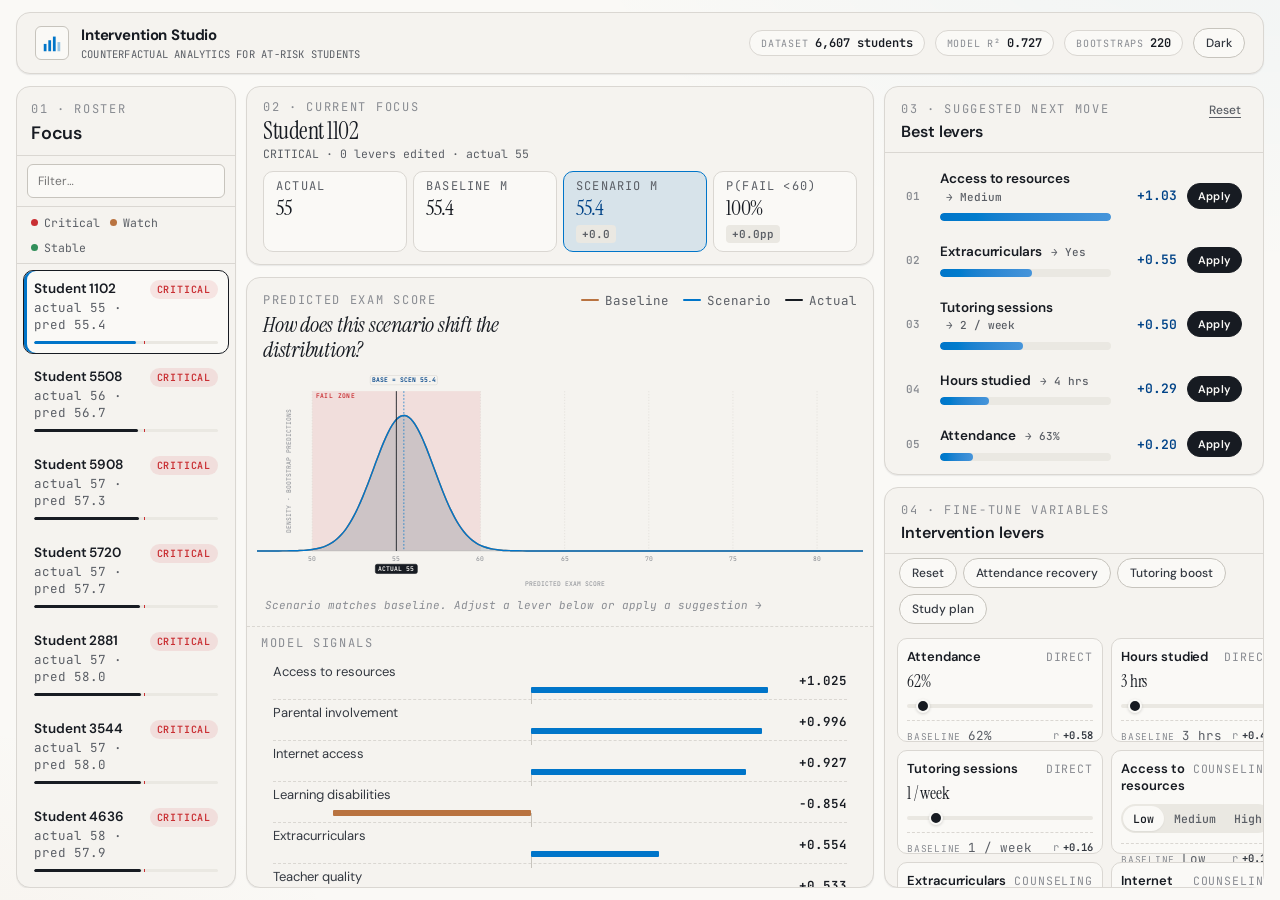
<file: prototype/index.html>
<!doctype html>
<html lang="en">
<head>
<meta charset="UTF-8" />
<meta name="viewport" content="width=device-width, initial-scale=1.0" />
<title>Intervention Studio — Student Performance</title>
<link rel="preconnect" href="https://fonts.googleapis.com" />
<link rel="preconnect" href="https://fonts.gstatic.com" crossorigin />
<link href="https://fonts.googleapis.com/css2?family=DM+Sans:wght@400;500;600;700&family=JetBrains+Mono:wght@400;500;600&family=Instrument+Serif:ital@0;1&display=swap" rel="stylesheet" />
<link rel="stylesheet" href="src/styles.css" />
</head>
<body>
  <div class="app">

    <!-- TOP BAR -->
    <header class="topbar">
      <div class="brand">
        <div class="brand-mark" aria-hidden="true">
          <svg viewBox="0 0 24 24" width="22" height="22">
            <rect x="3" y="13" width="3" height="8" />
            <rect x="8" y="9"  width="3" height="12" />
            <rect x="13" y="5" width="3" height="16" />
            <rect x="18" y="11" width="3" height="10" opacity="0.4" />
          </svg>
        </div>
        <div class="brand-text">
          <div class="brand-name">Intervention&nbsp;Studio</div>
          <div class="brand-sub">Counterfactual analytics for at-risk students</div>
        </div>
      </div>

      <div class="topbar-right">
        <div class="meta-chip">
          <span class="meta-k">Dataset</span>
          <span class="meta-v"><span id="metaRows">—</span> students</span>
        </div>
        <div class="meta-chip">
          <span class="meta-k">Model&nbsp;R²</span>
          <span class="meta-v" id="metaR2">—</span>
        </div>
        <div class="meta-chip">
          <span class="meta-k">Bootstraps</span>
          <span class="meta-v" id="metaBoot">—</span>
        </div>
        <button class="btn-ghost" id="themeToggle" type="button">Dark</button>
      </div>
    </header>

    <!-- MAIN GRID -->
    <main class="grid">

      <!-- LEFT: STUDENT ROSTER -->
      <aside class="roster">
        <div class="roster-head">
          <div>
            <div class="section-kicker">01 · Roster</div>
            <h2 class="section-title">Focus</h2>
          </div>
        </div>
        <div class="roster-search">
          <input id="rosterSearch" placeholder="Filter…" />
        </div>
        <div class="roster-legend">
          <span><i class="dot dot-crit"></i>Critical</span>
          <span><i class="dot dot-watch"></i>Watch</span>
          <span><i class="dot dot-stable"></i>Stable</span>
        </div>
        <div class="roster-list" id="rosterList"></div>
      </aside>

      <!-- CENTER: scoreboard + distribution -->
      <section class="stage">

        <div class="headline">
          <div class="headline-left">
            <div class="section-kicker">02 · Current focus</div>
            <h1 class="student-title" id="studentTitle">—</h1>
            <div class="student-subline" id="studentSubline">—</div>
          </div>
          <div class="headline-scoreboard">
            <div class="score">
              <div class="score-k">Actual</div>
              <div class="score-v" id="scoreActual">—</div>
            </div>
            <div class="score">
              <div class="score-k">Baseline µ</div>
              <div class="score-v" id="scoreBaseline">—</div>
            </div>
            <div class="score pivot">
              <div class="score-k">Scenario µ</div>
              <div class="score-v" id="scoreScenario">—</div>
              <div class="score-delta" id="scoreDelta">—</div>
            </div>
            <div class="score">
              <div class="score-k">P(fail&nbsp;&lt;60)</div>
              <div class="score-v" id="scoreFail">—</div>
              <div class="score-delta" id="failDelta">—</div>
            </div>
          </div>
        </div>

        <div class="hero-card">
          <div class="hero-card-head">
            <div>
              <div class="section-kicker">Predicted exam score</div>
              <div class="hero-title"><em>How does this scenario shift the distribution?</em></div>
            </div>
            <div class="hero-legend">
              <span><i class="swatch swatch-base"></i>Baseline</span>
              <span><i class="swatch swatch-scen"></i>Scenario</span>
              <span><i class="swatch swatch-actual"></i>Actual</span>
            </div>
          </div>
          <div class="hero-chart-wrap">
            <svg id="heroChart" viewBox="0 0 960 380" preserveAspectRatio="xMidYMid meet" aria-label="Score distribution"></svg>
          </div>
          <div class="hero-card-foot">
            <div id="diffRibbon" class="diff-ribbon"></div>
          </div>
          <div class="signals-foot">
            <div class="section-kicker">Model signals</div>
            <div class="coef-list coef-list-compact" id="coefList"></div>
          </div>
        </div>

      </section>

      <!-- RIGHT: suggestions on top, controls below -->
      <aside class="rightrail">
        <div class="impact-card">
          <div class="card-head">
            <div>
              <div class="section-kicker">03 · Suggested next move</div>
              <h3 class="card-title">Best levers</h3>
            </div>
            <button class="btn-link" id="resetScenario">Reset</button>
          </div>
          <div class="impact-list" id="impactList"></div>
        </div>

        <div class="controls-card">
          <div class="card-head controls-head">
            <div>
              <div class="section-kicker">04 · Fine-tune variables</div>
              <h3 class="card-title">Intervention levers</h3>
            </div>
          </div>
          <div class="preset-bar" id="presetBar"></div>
          <div class="controls-grid" id="controlsGrid"></div>
        </div>
      </aside>
    </main>

    <footer class="foot">
      <span>Counterfactual Visual Analytics · CSC 679 Prototype</span>
      <span>Dataset: Student Performance Factors · 6,607 records</span>
    </footer>
  </div>

  <script src="src/vendor/d3.v7.min.js"></script>
  <script src="src/data/prototype-data.js"></script>
  <script src="src/app.js"></script>
</body>
</html>
</file>
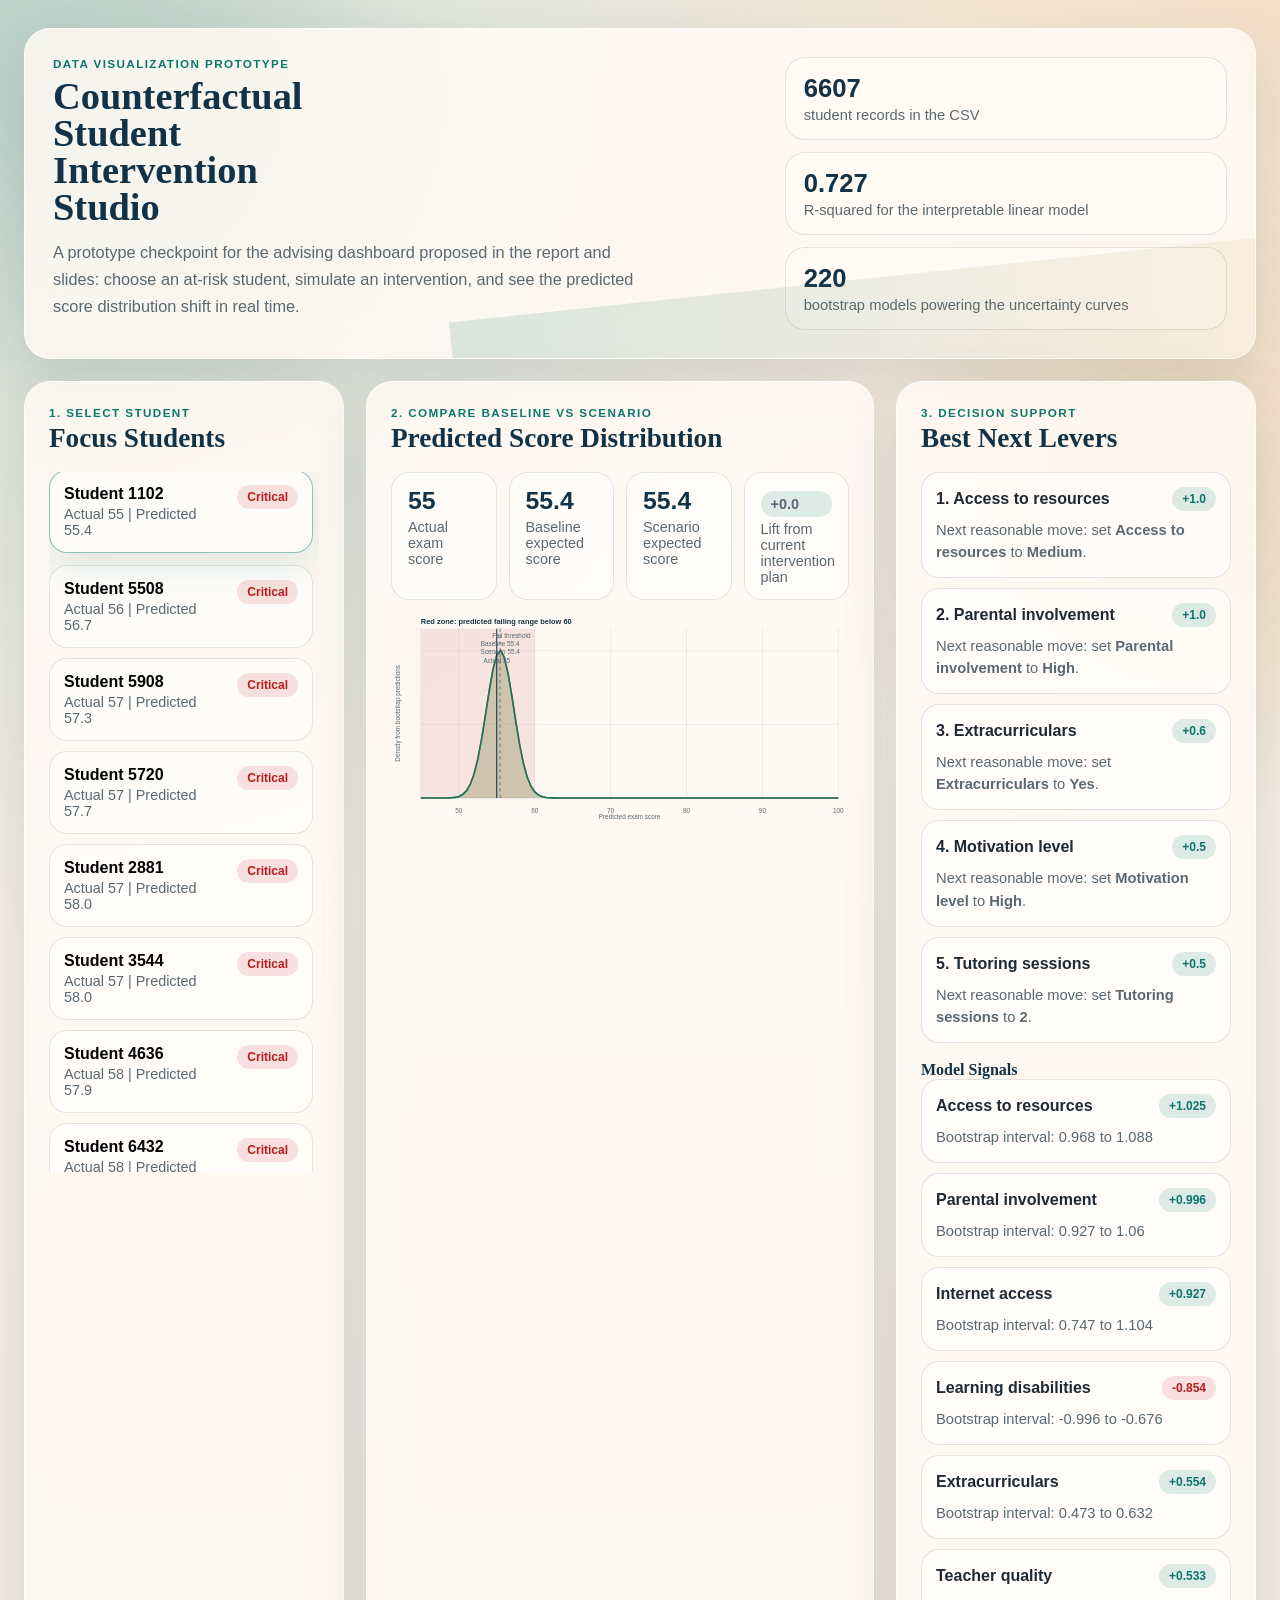
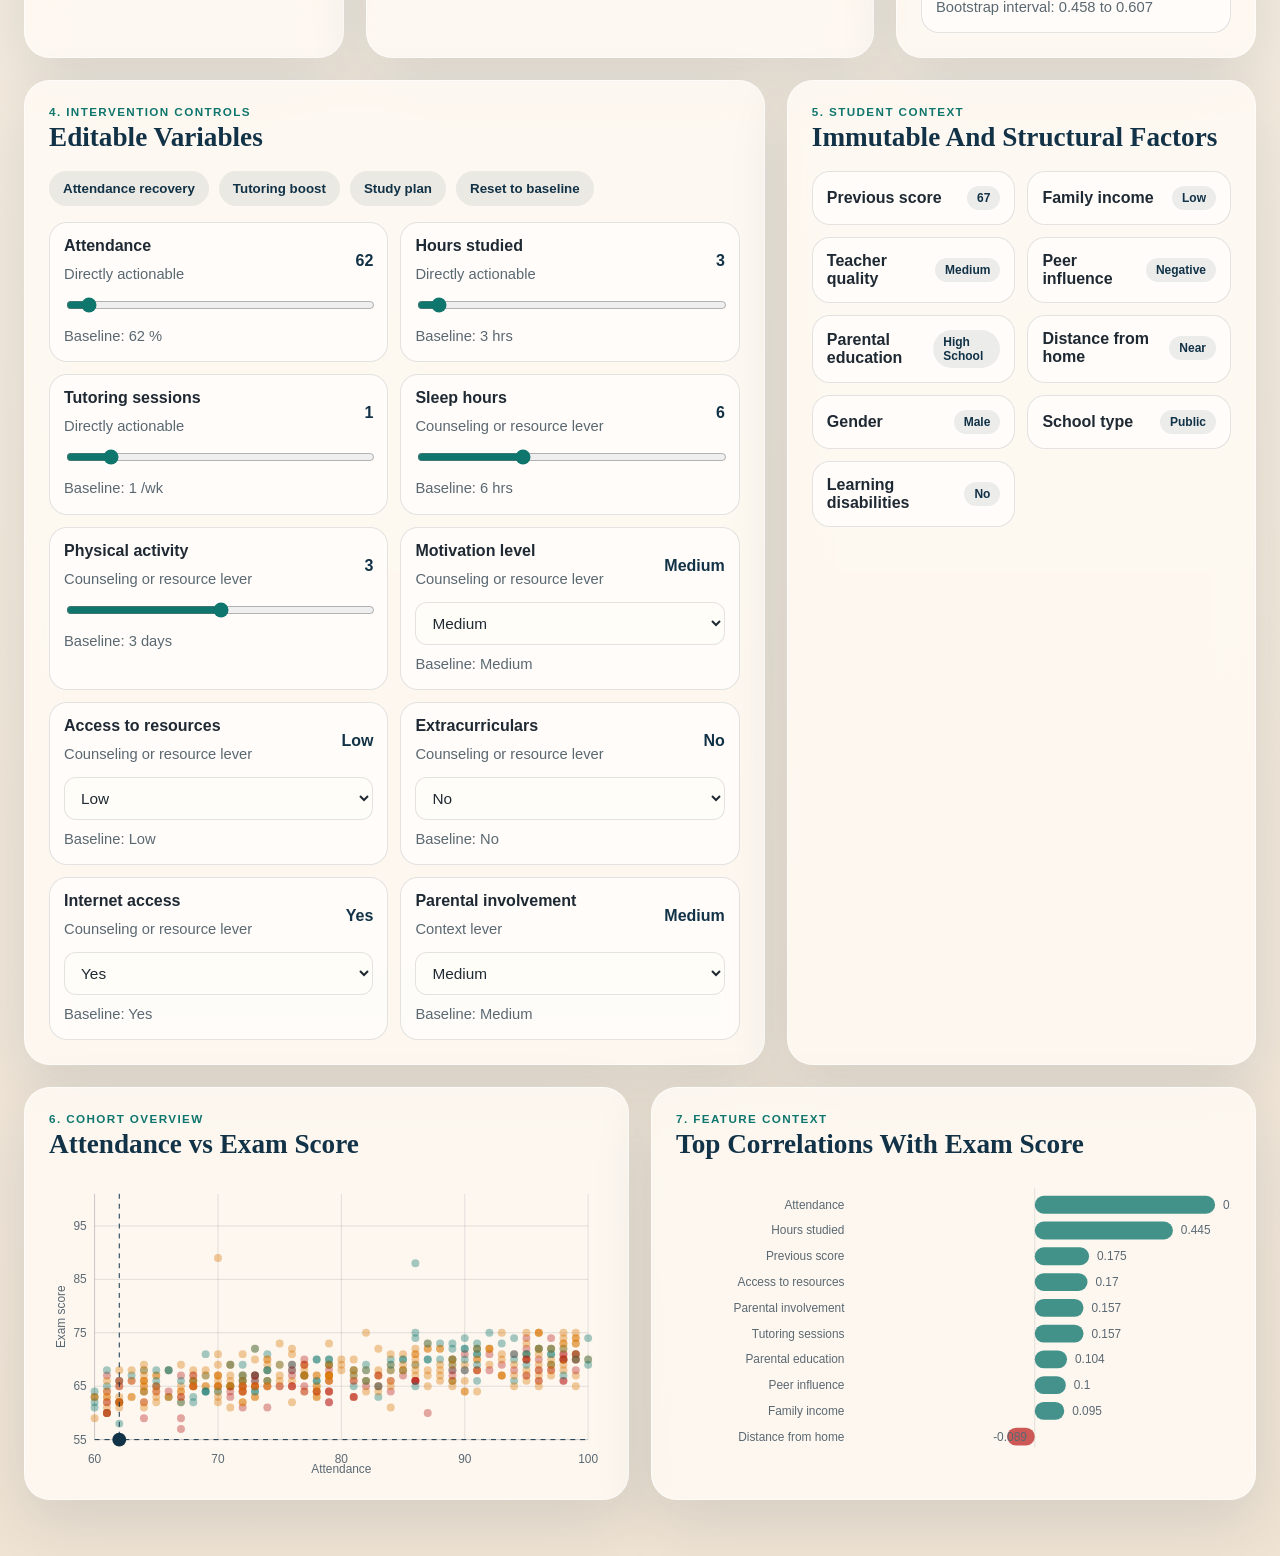
<file: prototype-checkpoint/prototype/index.html>
<!DOCTYPE html>
<html lang="en">
  <head>
    <meta charset="UTF-8" />
    <meta name="viewport" content="width=device-width, initial-scale=1.0" />
    <title>Counterfactual Student Dashboard Prototype</title>
    <link rel="stylesheet" href="./styles.css" />
  </head>
  <body>
    <div class="page-glow page-glow-left"></div>
    <div class="page-glow page-glow-right"></div>
    <main class="app-shell">
      <header class="hero panel reveal">
        <div>
          <p class="eyebrow">Data Visualization Prototype</p>
          <h1>Counterfactual Student Intervention Studio</h1>
          <p class="hero-copy">
            A prototype checkpoint for the advising dashboard proposed in the report and slides:
            choose an at-risk student, simulate an intervention, and see the predicted score
            distribution shift in real time.
          </p>
        </div>
        <div class="hero-metrics" id="heroMetrics"></div>
      </header>

      <section class="dashboard-grid">
        <aside class="panel reveal" id="studentPanel">
          <div class="panel-head">
            <p class="eyebrow">1. Select Student</p>
            <h2>Focus Students</h2>
          </div>
          <div id="studentList" class="student-list"></div>
        </aside>

        <section class="panel panel-main reveal">
          <div class="panel-head">
            <p class="eyebrow">2. Compare Baseline vs Scenario</p>
            <h2>Predicted Score Distribution</h2>
          </div>
          <div id="scoreSummary" class="score-summary"></div>
          <svg id="predictionChart" viewBox="0 0 860 380" role="img" aria-label="Prediction chart"></svg>
        </section>

        <aside class="panel reveal">
          <div class="panel-head">
            <p class="eyebrow">3. Decision Support</p>
            <h2>Best Next Levers</h2>
          </div>
          <div id="recommendations" class="recommendations"></div>
          <div class="subsection">
            <h3>Model Signals</h3>
            <div id="coefficientList" class="coefficient-list"></div>
          </div>
        </aside>
      </section>

      <section class="controls-grid">
        <section class="panel reveal">
          <div class="panel-head">
            <p class="eyebrow">4. Intervention Controls</p>
            <h2>Editable Variables</h2>
          </div>
          <div id="presetBar" class="preset-bar"></div>
          <div id="controlsGrid" class="controls-grid-inner"></div>
        </section>

        <section class="panel reveal">
          <div class="panel-head">
            <p class="eyebrow">5. Student Context</p>
            <h2>Immutable And Structural Factors</h2>
          </div>
          <div id="contextGrid" class="context-grid"></div>
        </section>
      </section>

      <section class="insight-grid">
        <section class="panel reveal">
          <div class="panel-head">
            <p class="eyebrow">6. Cohort Overview</p>
            <h2>Attendance vs Exam Score</h2>
          </div>
          <svg id="scatterChart" viewBox="0 0 560 300" role="img" aria-label="Cohort scatterplot"></svg>
        </section>

        <section class="panel reveal">
          <div class="panel-head">
            <p class="eyebrow">7. Feature Context</p>
            <h2>Top Correlations With Exam Score</h2>
          </div>
          <svg id="correlationChart" viewBox="0 0 560 300" role="img" aria-label="Correlation chart"></svg>
        </section>
      </section>
    </main>

    <script src="./data/prototype-data.js"></script>
    <script src="./app.js"></script>
  </body>
</html>
</file>
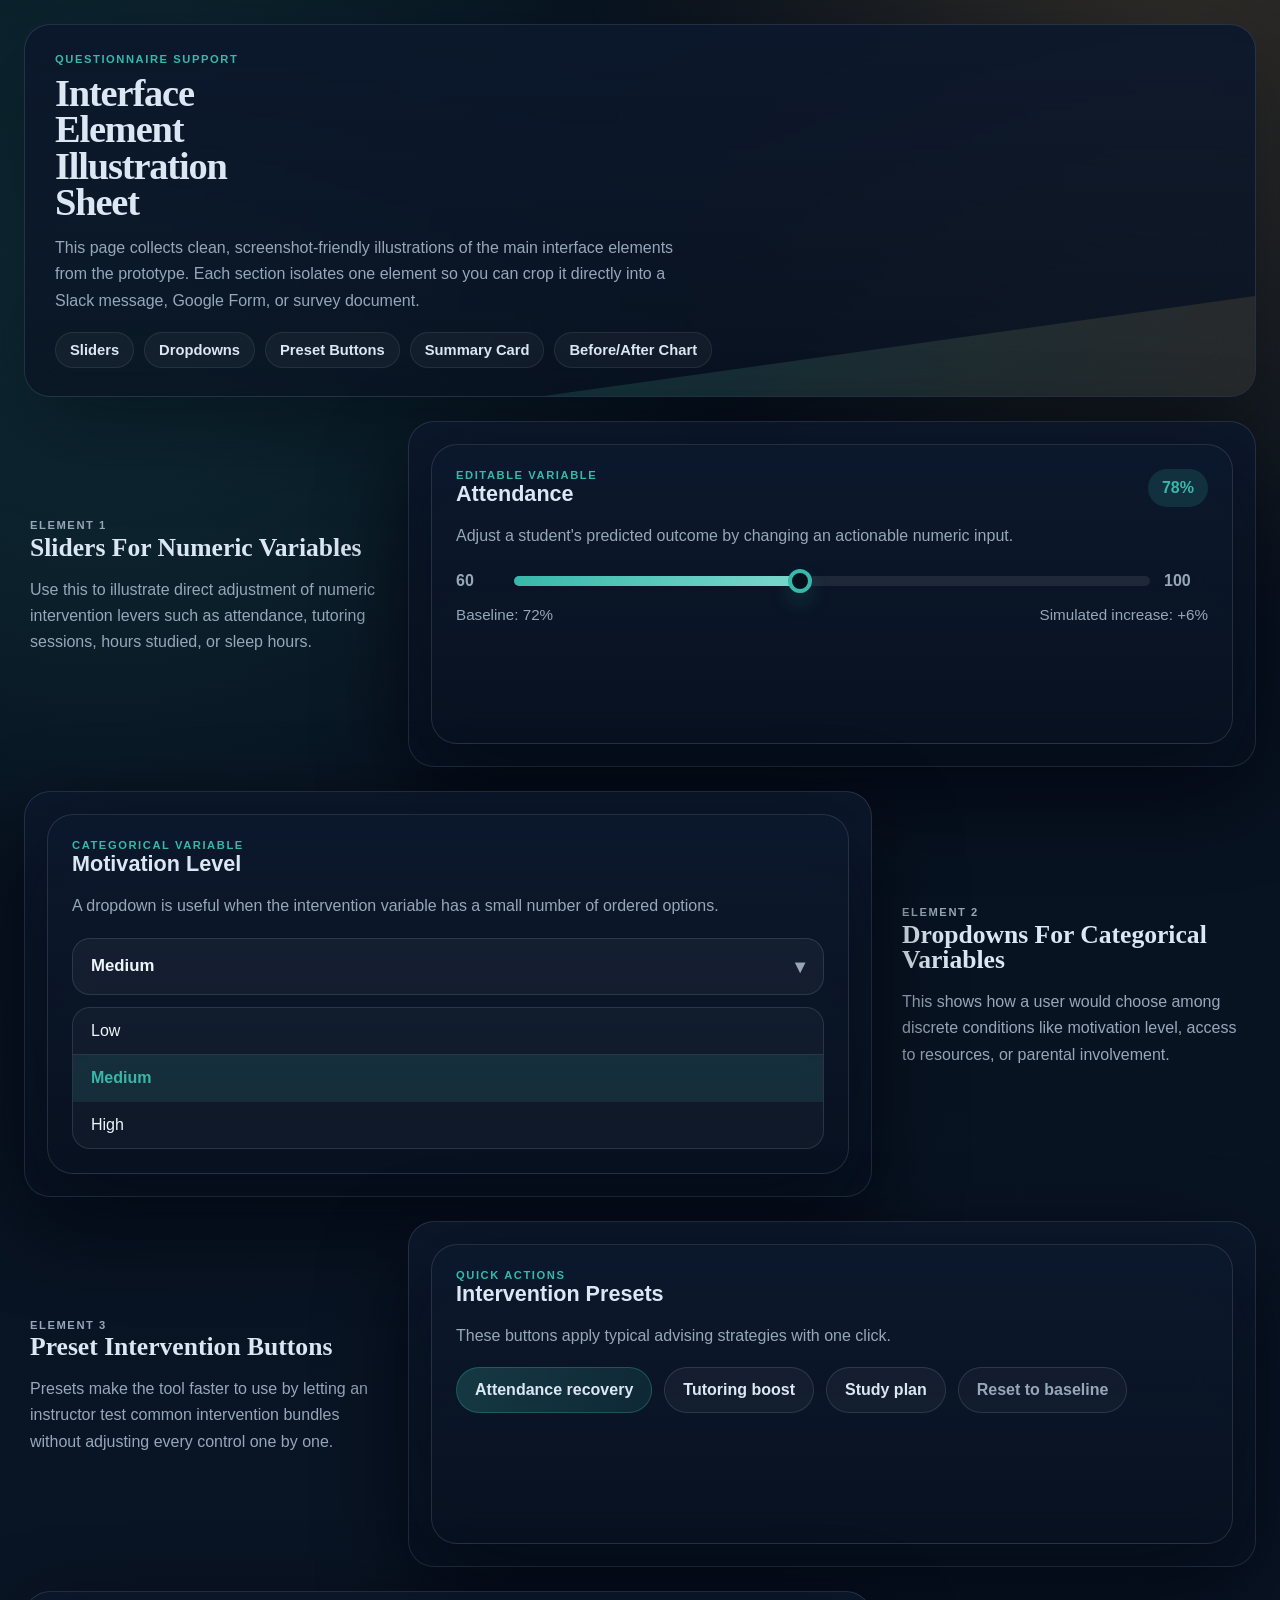
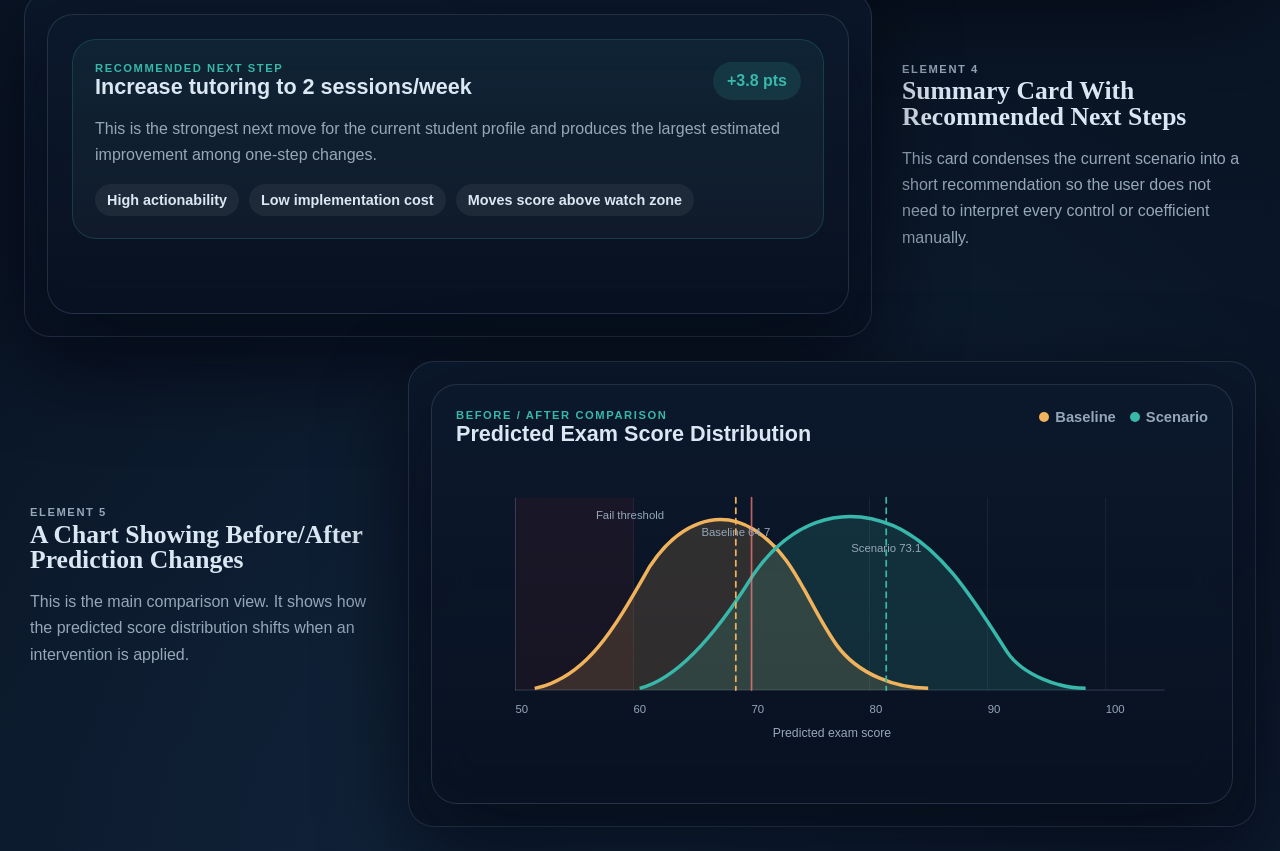
<file: data/questionnaire-elements.html>
<!DOCTYPE html>
<html lang="en">
  <head>
    <meta charset="UTF-8" />
    <meta name="viewport" content="width=device-width, initial-scale=1.0" />
    <title>Questionnaire Element Gallery</title>
    <link rel="stylesheet" href="./questionnaire-elements.css" />
  </head>
  <body>
    <main class="gallery-shell">
      <header class="hero">
        <p class="eyebrow">Questionnaire Support</p>
        <h1>Interface Element Illustration Sheet</h1>
        <p class="hero-copy">
          This page collects clean, screenshot-friendly illustrations of the main interface
          elements from the prototype. Each section isolates one element so you can crop it
          directly into a Slack message, Google Form, or survey document.
        </p>
        <div class="chip-row">
          <span class="chip">Sliders</span>
          <span class="chip">Dropdowns</span>
          <span class="chip">Preset Buttons</span>
          <span class="chip">Summary Card</span>
          <span class="chip">Before/After Chart</span>
        </div>
      </header>

      <section class="element-block">
        <div class="element-copy">
          <p class="eyebrow">Element 1</p>
          <h2>Sliders For Numeric Variables</h2>
          <p>
            Use this to illustrate direct adjustment of numeric intervention levers such as
            attendance, tutoring sessions, hours studied, or sleep hours.
          </p>
        </div>
        <div class="capture-frame">
          <div class="mock-panel">
            <div class="mock-header">
              <div>
                <p class="tiny-label">Editable Variable</p>
                <h3>Attendance</h3>
              </div>
              <div class="value-pill">78%</div>
            </div>
            <p class="support-copy">
              Adjust a student's predicted outcome by changing an actionable numeric input.
            </p>
            <div class="slider-wrap">
              <span>60</span>
              <div class="slider-track">
                <div class="slider-fill" style="width: 45%"></div>
                <div class="slider-thumb" style="left: 45%"></div>
              </div>
              <span>100</span>
            </div>
            <div class="annotation-row">
              <span>Baseline: 72%</span>
              <span>Simulated increase: +6%</span>
            </div>
          </div>
        </div>
      </section>

      <section class="element-block reverse">
        <div class="element-copy">
          <p class="eyebrow">Element 2</p>
          <h2>Dropdowns For Categorical Variables</h2>
          <p>
            This shows how a user would choose among discrete conditions like motivation level,
            access to resources, or parental involvement.
          </p>
        </div>
        <div class="capture-frame">
          <div class="mock-panel">
            <div class="mock-header">
              <div>
                <p class="tiny-label">Categorical Variable</p>
                <h3>Motivation Level</h3>
              </div>
            </div>
            <p class="support-copy">
              A dropdown is useful when the intervention variable has a small number of ordered
              options.
            </p>
            <div class="select-card">
              <span>Medium</span>
              <span class="caret">▾</span>
            </div>
            <div class="dropdown-preview">
              <div>Low</div>
              <div class="active-option">Medium</div>
              <div>High</div>
            </div>
          </div>
        </div>
      </section>

      <section class="element-block">
        <div class="element-copy">
          <p class="eyebrow">Element 3</p>
          <h2>Preset Intervention Buttons</h2>
          <p>
            Presets make the tool faster to use by letting an instructor test common intervention
            bundles without adjusting every control one by one.
          </p>
        </div>
        <div class="capture-frame">
          <div class="mock-panel">
            <div class="mock-header">
              <div>
                <p class="tiny-label">Quick Actions</p>
                <h3>Intervention Presets</h3>
              </div>
            </div>
            <p class="support-copy">
              These buttons apply typical advising strategies with one click.
            </p>
            <div class="preset-grid">
              <button class="preset-button active">Attendance recovery</button>
              <button class="preset-button">Tutoring boost</button>
              <button class="preset-button">Study plan</button>
              <button class="preset-button subtle">Reset to baseline</button>
            </div>
          </div>
        </div>
      </section>

      <section class="element-block reverse">
        <div class="element-copy">
          <p class="eyebrow">Element 4</p>
          <h2>Summary Card With Recommended Next Steps</h2>
          <p>
            This card condenses the current scenario into a short recommendation so the user does
            not need to interpret every control or coefficient manually.
          </p>
        </div>
        <div class="capture-frame">
          <div class="mock-panel">
            <div class="recommendation-card">
              <div class="recommendation-top">
                <div>
                  <p class="tiny-label">Recommended Next Step</p>
                  <h3>Increase tutoring to 2 sessions/week</h3>
                </div>
                <div class="lift-pill">+3.8 pts</div>
              </div>
              <p class="support-copy">
                This is the strongest next move for the current student profile and produces the
                largest estimated improvement among one-step changes.
              </p>
              <div class="recommendation-tags">
                <span class="tag">High actionability</span>
                <span class="tag">Low implementation cost</span>
                <span class="tag">Moves score above watch zone</span>
              </div>
            </div>
          </div>
        </div>
      </section>

      <section class="element-block">
        <div class="element-copy">
          <p class="eyebrow">Element 5</p>
          <h2>A Chart Showing Before/After Prediction Changes</h2>
          <p>
            This is the main comparison view. It shows how the predicted score distribution shifts
            when an intervention is applied.
          </p>
        </div>
        <div class="capture-frame">
          <div class="mock-panel chart-panel">
            <div class="mock-header">
              <div>
                <p class="tiny-label">Before / After Comparison</p>
                <h3>Predicted Exam Score Distribution</h3>
              </div>
              <div class="legend">
                <span><i class="dot baseline"></i>Baseline</span>
                <span><i class="dot scenario"></i>Scenario</span>
              </div>
            </div>
            <svg viewBox="0 0 860 340" class="chart" role="img" aria-label="Before and after prediction chart">
              <rect x="68" y="42" width="135" height="220" fill="rgba(185, 28, 28, 0.08)"></rect>
              <line x1="68" y1="262" x2="810" y2="262" class="axis"></line>
              <line x1="68" y1="42" x2="68" y2="262" class="axis"></line>
              <line x1="203" y1="42" x2="203" y2="262" class="grid"></line>
              <line x1="338" y1="42" x2="338" y2="262" class="grid"></line>
              <line x1="473" y1="42" x2="473" y2="262" class="grid"></line>
              <line x1="608" y1="42" x2="608" y2="262" class="grid"></line>
              <line x1="743" y1="42" x2="743" y2="262" class="grid"></line>
              <path
                d="M 90 260 C 150 248, 182 190, 222 120 C 255 70, 300 54, 340 78 C 388 108, 400 160, 435 210 C 460 245, 505 260, 540 260 L 540 262 L 90 262 Z"
                class="area baseline-area"
              ></path>
              <path
                d="M 210 260 C 258 248, 304 188, 340 130 C 380 72, 438 48, 500 74 C 556 98, 594 162, 630 218 C 648 245, 690 260, 720 260 L 720 262 L 210 262 Z"
                class="area scenario-area"
              ></path>
              <path
                d="M 90 260 C 150 248, 182 190, 222 120 C 255 70, 300 54, 340 78 C 388 108, 400 160, 435 210 C 460 245, 505 260, 540 260"
                class="line baseline-line"
              ></path>
              <path
                d="M 210 260 C 258 248, 304 188, 340 130 C 380 72, 438 48, 500 74 C 556 98, 594 162, 630 218 C 648 245, 690 260, 720 260"
                class="line scenario-line"
              ></path>
              <line x1="338" y1="42" x2="338" y2="262" class="threshold"></line>
              <line x1="320" y1="42" x2="320" y2="262" class="marker baseline-marker"></line>
              <line x1="492" y1="42" x2="492" y2="262" class="marker scenario-marker"></line>
              <text x="160" y="66" class="chart-label">Fail threshold</text>
              <text x="320" y="86" class="chart-label centered">Baseline 64.7</text>
              <text x="492" y="104" class="chart-label centered">Scenario 73.1</text>
              <text x="68" y="288" class="axis-label">50</text>
              <text x="203" y="288" class="axis-label">60</text>
              <text x="338" y="288" class="axis-label">70</text>
              <text x="473" y="288" class="axis-label">80</text>
              <text x="608" y="288" class="axis-label">90</text>
              <text x="743" y="288" class="axis-label">100</text>
              <text x="430" y="316" class="axis-title">Predicted exam score</text>
            </svg>
          </div>
        </div>
      </section>
    </main>
  </body>
</html>
</file>
<file: prototype/src/styles.css>
/* =========================================================
   Intervention Studio — editorial analyst aesthetic
   Warm paper / deep ink / single cool-blue accent
   ========================================================= */

:root {
  /* palette */
  --paper:        oklch(98.2% 0.004 85);
  --paper-2:      oklch(96.4% 0.006 85);
  --paper-3:      oklch(93% 0.008 85);
  --ink:          oklch(22% 0.015 260);
  --ink-2:        oklch(34% 0.015 260);
  --ink-3:        oklch(48% 0.012 260);
  --ink-4:        oklch(64% 0.010 260);
  --line:         oklch(88% 0.008 85);
  --line-2:       oklch(82% 0.010 85);

  --accent:       oklch(55% 0.16 248);     /* scenario cool blue */
  --accent-soft:  oklch(55% 0.16 248 / 0.12);
  --accent-ink:   oklch(38% 0.14 248);

  --warm:         oklch(62% 0.11 55);      /* baseline warm tan */
  --warm-soft:    oklch(62% 0.11 55 / 0.14);

  --danger:       oklch(55% 0.19 25);
  --danger-soft:  oklch(55% 0.19 25 / 0.10);
  --ok:           oklch(58% 0.12 155);
  --ok-soft:      oklch(58% 0.12 155 / 0.12);

  /* type */
  --serif: "Instrument Serif", "Iowan Old Style", Georgia, serif;
  --sans:  "DM Sans", "Helvetica Neue", Arial, sans-serif;
  --mono:  "JetBrains Mono", ui-monospace, SFMono-Regular, Menlo, monospace;

  /* geometry */
  --r-sm: 6px;
  --r-md: 10px;
  --r-lg: 14px;
  --shadow-sm: 0 1px 0 rgba(20, 25, 40, 0.04), 0 1px 2px rgba(20, 25, 40, 0.04);
  --shadow-md: 0 1px 0 rgba(20, 25, 40, 0.04), 0 6px 18px -8px rgba(20, 25, 40, 0.10);
}

html[data-theme="dark"] {
  --paper:        oklch(15% 0.010 260);
  --paper-2:      oklch(18% 0.012 260);
  --paper-3:      oklch(22% 0.015 260);
  --ink:          oklch(96% 0.006 85);
  --ink-2:        oklch(85% 0.006 85);
  --ink-3:        oklch(70% 0.008 85);
  --ink-4:        oklch(55% 0.010 85);
  --line:         oklch(28% 0.015 260);
  --line-2:       oklch(34% 0.018 260);
  --accent:       oklch(72% 0.16 248);
  --accent-soft:  oklch(72% 0.16 248 / 0.18);
  --accent-ink:   oklch(85% 0.14 248);
  --warm:         oklch(78% 0.12 65);
  --warm-soft:    oklch(78% 0.12 65 / 0.16);
}

* { box-sizing: border-box; }

html, body {
  margin: 0;
  padding: 0;
  background: var(--paper);
  color: var(--ink);
  font-family: var(--sans);
  font-feature-settings: "cv11","ss01","ss03";
  -webkit-font-smoothing: antialiased;
  text-rendering: optimizeLegibility;
}

body {
  min-height: 100vh;
  background:
    radial-gradient(1200px 600px at 100% -10%, oklch(55% 0.16 248 / 0.04), transparent 60%),
    radial-gradient(900px 500px at -10% 110%, oklch(62% 0.11 55 / 0.05), transparent 55%),
    var(--paper);
}

a { color: inherit; }

button { font-family: inherit; cursor: pointer; }

.app {
  max-width: none;
  width: 100%;
  margin: 0;
  padding: 14px 24px 14px;
  height: 100vh;
  display: flex;
  flex-direction: column;
  gap: 12px;
  box-sizing: border-box;
  overflow: hidden;
}

/* ================== TOPBAR ================== */

.topbar {
  display: flex;
  align-items: center;
  justify-content: space-between;
  gap: 18px;
  padding: 12px 18px;
  border: 1px solid var(--line);
  border-radius: var(--r-lg);
  background: var(--paper-2);
  box-shadow: var(--shadow-sm);
}

.brand { display: flex; align-items: center; gap: 12px; }
.brand-mark {
  width: 34px; height: 34px;
  display: grid; place-items: center;
  border: 1px solid var(--line-2);
  border-radius: var(--r-sm);
  background: var(--paper);
  color: var(--accent);
}
.brand-mark svg { fill: currentColor; }
.brand-text { display: grid; gap: 2px; }
.brand-name { font-weight: 700; letter-spacing: -0.01em; font-size: 15px; }
.brand-sub { font-family: var(--mono); font-size: 10.5px; color: var(--ink-3); letter-spacing: 0.02em; text-transform: uppercase; }

.topbar-right {
  display: flex; align-items: center; gap: 10px;
}
.meta-chip {
  display: inline-flex; align-items: baseline; gap: 6px;
  padding: 6px 11px;
  border: 1px solid var(--line);
  border-radius: 999px;
  background: var(--paper);
  font-family: var(--mono);
  font-size: 11px;
  line-height: 1;
}
.meta-chip .meta-k {
  color: var(--ink-4);
  text-transform: uppercase;
  letter-spacing: 0.08em;
  font-size: 10px;
}
.meta-chip .meta-v {
  color: var(--ink);
  font-weight: 600;
  font-size: 12px;
  font-family: var(--mono);
}

.tabs, .tab, .stat, .stat-k, .stat-v { display: none; }

.btn-ghost {
  background: var(--paper);
  color: var(--ink-2);
  border: 1px solid var(--line-2);
  border-radius: 999px;
  padding: 6px 12px;
  font-size: 12px;
  font-weight: 500;
}
.btn-ghost:hover { border-color: var(--ink-3); color: var(--ink); }

/* ================== LAYOUT ================== */

.grid {
  display: grid;
  grid-template-columns: 260px minmax(0, 1fr) minmax(440px, 560px);
  gap: 12px;
  flex: 1;
  min-height: 0;
  overflow: hidden;
}

.rightrail {
  display: grid;
  grid-template-rows: auto minmax(0, 1fr);
  gap: 12px;
  min-width: 0;
  min-height: 0;
}

.rightrail .impact-card { align-self: start; }
.rightrail .impact-list { padding-bottom: 10px; }

.stage {
  display: grid;
  grid-template-rows: auto minmax(0, 1fr);
  gap: 12px;
  min-width: 0;
  min-height: 0;
}

.rightrail .impact-card,
.rightrail .controls-card {
  background: var(--paper-2);
  border: 1px solid var(--line);
  border-radius: var(--r-lg);
  box-shadow: var(--shadow-sm);
  display: flex;
  flex-direction: column;
  min-height: 0;
  min-width: 0;
}

.rightrail .impact-list { padding: 6px 6px 2px; }

.signals-foot {
  border-top: 1px dashed var(--line);
  padding: 8px 14px 10px;
  flex-shrink: 0;
}
.signals-foot .section-kicker { margin-bottom: 4px; }
.coef-list-compact { display: grid; grid-template-columns: 1fr 1fr; gap: 2px 16px; }
.coef-list-compact .coef-row { padding: 2px 0; }
.coef-list-compact .coef-label { font-size: 13px; }
.coef-list-compact .coef-val { font-size: 12.5px; }

.rightrail .controls-card { min-height: 0; }
.rightrail .controls-grid {
  grid-template-columns: 1fr 1fr 1fr;
  padding: 10px 12px 14px;
  gap: 8px;
  overflow-y: auto;
  flex: 1;
  min-height: 0;
}
.rightrail .ctrl { min-height: 104px; padding: 9px; }
.rightrail .ctrl-value { font-size: 17px; }
.rightrail .preset-bar { padding: 0 14px 4px; margin-top: 4px; }

.roster,
.headline,
.hero-card,
.impact-card,
.signals-card,
.controls-card {
  background: var(--paper-2);
  border: 1px solid var(--line);
  border-radius: var(--r-lg);
  box-shadow: var(--shadow-sm);
}

.stage > * { min-width: 0; }

.two-col {
  display: grid;
  grid-template-columns: minmax(0, 1.6fr) minmax(0, 1fr);
  gap: 16px;
}

/* section-kicker: the little uppercase index */
.section-kicker {
  font-family: var(--mono);
  font-size: 12px;
  letter-spacing: 0.14em;
  text-transform: uppercase;
  color: var(--ink-4);
  margin-bottom: 4px;
}
.section-title {
  margin: 0;
  font-size: 18px;
  font-weight: 600;
  letter-spacing: -0.01em;
}
.card-title {
  margin: 0;
  font-size: 16px;
  font-weight: 600;
  letter-spacing: -0.005em;
}
.card-subnote {
  font-size: 12px;
  color: var(--ink-3);
  font-weight: 400;
}
.card-head {
  display: flex;
  justify-content: space-between;
  align-items: flex-start;
  gap: 12px;
  padding: 14px 16px 10px;
  border-bottom: 1px solid var(--line);
}

/* ================== ROSTER ================== */

.roster {
  align-self: stretch;
  height: 100%;
  display: flex; flex-direction: column;
  overflow: hidden;
  min-height: 0;
}
.roster-head {
  padding: 14px 14px 10px;
  border-bottom: 1px solid var(--line);
}
.roster-legend {
  display: flex;
  gap: 10px;
  padding: 8px 14px;
  font-family: var(--mono);
  font-size: 11.5px;
  color: var(--ink-3);
  border-bottom: 1px solid var(--line);
  flex-wrap: wrap;
}
.roster-legend span { display: inline-flex; align-items: center; gap: 6px; }
.dot { width: 7px; height: 7px; border-radius: 999px; display: inline-block; }
.dot-crit { background: var(--danger); }
.dot-watch { background: var(--warm); }
.dot-stable { background: var(--ok); }

.roster-search { padding: 8px 10px; border-bottom: 1px solid var(--line); }
.roster-search input {
  width: 100%;
  padding: 8px 10px;
  border: 1px solid var(--line-2);
  border-radius: var(--r-sm);
  background: var(--paper);
  color: var(--ink);
  font: 12px var(--sans);
  outline: none;
}
.roster-search input:focus { border-color: var(--accent); }

.roster-list {
  overflow-y: auto;
  padding: 6px;
}
.rs-item {
  width: 100%;
  display: grid;
  grid-template-columns: 1fr auto;
  gap: 8px 10px;
  padding: 9px 10px;
  margin-bottom: 4px;
  border: 1px solid transparent;
  border-radius: var(--r-md);
  background: transparent;
  color: var(--ink);
  text-align: left;
  cursor: pointer;
  transition: background 140ms ease, border-color 140ms ease;
}
.rs-item:hover { background: var(--paper-3); }
.rs-item.active {
  background: var(--paper);
  border-color: var(--ink);
  box-shadow: inset 3px 0 0 var(--accent);
}
.rs-name {
  font-weight: 600;
  font-size: 13.5px;
  letter-spacing: -0.005em;
}
.rs-meta {
  font-family: var(--mono);
  font-size: 12.5px;
  color: var(--ink-3);
  margin-top: 2px;
}
.rs-band {
  font-family: var(--mono);
  font-size: 10px;
  text-transform: uppercase;
  letter-spacing: 0.08em;
  padding: 3px 7px;
  border-radius: 999px;
  align-self: start;
  font-weight: 600;
}
.rs-band.critical { background: var(--danger-soft); color: var(--danger); }
.rs-band.watch    { background: var(--warm-soft); color: oklch(45% 0.11 55); }
.rs-band.stable   { background: var(--ok-soft);   color: oklch(40% 0.12 155); }
html[data-theme="dark"] .rs-band.watch  { color: var(--warm); }
html[data-theme="dark"] .rs-band.stable { color: oklch(78% 0.14 155); }

.rs-bar {
  grid-column: 1 / -1;
  height: 3px;
  background: var(--paper-3);
  border-radius: 999px;
  position: relative;
  overflow: hidden;
}
.rs-bar i {
  position: absolute; top: 0; left: 0; bottom: 0;
  background: var(--ink);
  border-radius: 999px;
}
.rs-item.active .rs-bar i { background: var(--accent); }
.rs-bar .fail-mark {
  position: absolute; top: -2px; bottom: -2px;
  width: 1px; background: var(--danger);
}

/* ================== HEADLINE ================== */

.headline {
  display: grid;
  grid-template-columns: minmax(0, 1fr) auto;
  gap: 14px;
  padding: 12px 16px;
  align-items: center;
}
.headline-scoreboard { min-width: 0; }
.headline-left { min-width: 0; }
.student-title {
  font-family: var(--serif);
  font-weight: 400;
  font-size: clamp(22px, 1.9vw, 28px);
  line-height: 1;
  letter-spacing: -0.02em;
  margin: 2px 0 3px;
}
.student-subline {
  font-family: var(--mono);
  font-size: 11.5px;
  color: var(--ink-3);
}
.headline-scoreboard {
  display: grid;
  grid-template-columns: repeat(4, auto);
  gap: 6px;
}
.score {
  min-width: 82px;
  padding: 6px 12px 8px;
  border: 1px solid var(--line);
  border-radius: var(--r-md);
  background: var(--paper);
}
.score.pivot { border-color: var(--accent); background: var(--accent-soft); }
.score-k {
  font-family: var(--mono);
  font-size: 12px;
  letter-spacing: 0.1em;
  text-transform: uppercase;
  color: var(--ink-3);
}
.score-v {
  font-family: var(--serif);
  font-weight: 400;
  font-size: 22px;
  line-height: 1.1;
  letter-spacing: -0.01em;
  margin-top: 2px;
  color: var(--ink);
}
.score.pivot .score-v { color: var(--accent-ink); }
html[data-theme="dark"] .score.pivot .score-v { color: var(--accent); }
.score-delta {
  display: inline-block;
  font-family: var(--mono);
  font-size: 11px;
  font-weight: 600;
  margin-top: 4px;
  padding: 2px 6px;
  border-radius: 4px;
  background: var(--paper-3);
  color: var(--ink-3);
}
.score-delta.up   { background: var(--ok-soft);     color: oklch(40% 0.12 155); }
.score-delta.down { background: var(--danger-soft); color: var(--danger); }
html[data-theme="dark"] .score-delta.up { color: oklch(78% 0.14 155); }

/* ================== HERO CHART ================== */

.hero-card {
  overflow: hidden;
  display: flex;
  flex-direction: column;
  min-height: 0;
}
.hero-chart-wrap {
  padding: 0 10px 4px;
  flex: 1 1 auto;
  min-height: 220px;
  display: flex;
  align-items: stretch;
}
#heroChart { width: 100%; height: 100%; display: block; min-height: 220px; }
.hero-card-head {
  display: flex; justify-content: space-between; align-items: flex-start;
  padding: 18px 22px 8px;
  gap: 16px;
}
.hero-title {
  font-family: var(--serif);
  font-size: 22px;
  line-height: 1.15;
  letter-spacing: -0.01em;
  color: var(--ink);
}
.hero-title em { font-style: italic; font-weight: 400; }

.hero-legend {
  display: flex; gap: 14px;
  font-family: var(--mono);
  font-size: 12.5px;
  color: var(--ink-3);
}
.hero-legend span { display: inline-flex; align-items: center; gap: 6px; }
.swatch { width: 18px; height: 2px; border-radius: 2px; display: inline-block; }
.swatch-base   { background: var(--warm); }
.swatch-scen   { background: var(--accent); }
.swatch-actual { background: var(--ink); height: 2px; }

.hero-card-foot {
  padding: 4px 18px 8px;
}
.diff-ribbon {
  display: flex; flex-wrap: wrap; gap: 8px;
  font-family: var(--mono);
  font-size: 11px;
  color: var(--ink-3);
  min-height: 26px;
  align-items: center;
}
.diff-chip {
  display: inline-flex; align-items: center; gap: 6px;
  padding: 4px 9px;
  background: var(--paper);
  border: 1px solid var(--line-2);
  border-radius: 999px;
  color: var(--ink-2);
}
.diff-chip b { color: var(--accent); font-weight: 600; }
.diff-chip .arrow { opacity: 0.5; }
.diff-empty { color: var(--ink-4); font-style: italic; }

/* ================== IMPACT + SIGNALS ================== */

.impact-list { padding: 6px 6px 10px; }
.impact-row {
  display: grid;
  grid-template-columns: 22px minmax(0, 1fr) auto;
  align-items: center;
  gap: 12px;
  padding: 10px 14px;
  border-radius: var(--r-md);
  cursor: pointer;
  transition: background 140ms ease;
  border: 1px solid transparent;
}
.impact-row:hover { background: var(--paper-3); border-color: var(--line); }
.impact-rank {
  font-family: var(--mono);
  font-size: 11px;
  color: var(--ink-4);
  font-weight: 600;
}
.impact-main { min-width: 0; }
.impact-label {
  font-size: 13.5px;
  font-weight: 600;
  letter-spacing: -0.005em;
  margin-bottom: 8px;
  line-height: 1.3;
}
.impact-label .next {
  display: inline-block; margin-left: 6px;
  font-family: var(--mono);
  font-size: 11px;
  color: var(--ink-3);
  font-weight: 500;
}
.impact-bar {
  height: 8px;
  margin-top: 4px;
  background: var(--paper-3);
  border-radius: 999px;
  overflow: hidden;
  position: relative;
}
.impact-bar i {
  position: absolute; top: 0; left: 0; bottom: 0;
  background: linear-gradient(90deg, var(--accent), oklch(65% 0.13 248));
  border-radius: 999px;
}
.impact-right { display: flex; align-items: center; gap: 10px; }
.impact-delta {
  font-family: var(--mono);
  font-size: 13px;
  font-weight: 600;
  color: var(--accent-ink);
  min-width: 54px;
  text-align: right;
}
html[data-theme="dark"] .impact-delta { color: var(--accent); }
.impact-apply {
  border: 1px solid var(--ink);
  background: var(--ink);
  color: var(--paper);
  border-radius: 999px;
  font-size: 11px;
  font-weight: 600;
  padding: 5px 10px;
  letter-spacing: 0.02em;
}
.impact-apply:hover { background: var(--accent-ink); border-color: var(--accent-ink); }
.impact-empty {
  padding: 22px;
  font-family: var(--mono);
  font-size: 12px;
  color: var(--ink-3);
  text-align: center;
  font-style: italic;
}

.btn-link {
  border: 0; background: transparent;
  color: var(--ink-3);
  font-size: 12px;
  font-weight: 500;
  text-decoration: underline;
  text-underline-offset: 3px;
}
.btn-link:hover { color: var(--accent-ink); }

.coef-list { padding: 6px 12px 12px; }
.coef-row {
  display: grid;
  grid-template-columns: minmax(0, 1fr) auto;
  align-items: center;
  gap: 10px;
  padding: 7px 4px;
  border-bottom: 1px dashed var(--line);
}
.coef-row:last-child { border-bottom: 0; }
.coef-label {
  font-size: 13px;
  color: var(--ink-2);
}
.coef-viz {
  position: relative;
  height: 14px;
  width: 100%;
  margin-top: 3px;
}
.coef-axis {
  position: absolute; top: 50%; left: 50%;
  width: 1px; height: 100%;
  background: var(--line-2);
}
.coef-fill {
  position: absolute;
  top: 4px; bottom: 4px;
  background: var(--accent);
  border-radius: 1px;
}
.coef-fill.neg { background: var(--warm); }
.coef-val {
  font-family: var(--mono);
  font-size: 12px;
  font-weight: 600;
  color: var(--ink);
  min-width: 48px;
  text-align: right;
}

/* ================== CONTROLS ================== */

.controls-head { align-items: center; }
.preset-bar { display: flex; gap: 6px; flex-wrap: wrap; }
.preset-btn {
  border: 1px solid var(--line-2);
  background: var(--paper);
  color: var(--ink-2);
  border-radius: 999px;
  padding: 6px 12px;
  font-size: 12px;
  font-weight: 500;
}
.preset-btn:hover { border-color: var(--ink); }
.preset-btn.active { background: var(--ink); color: var(--paper); border-color: var(--ink); }

.controls-grid {
  display: grid;
  grid-template-columns: repeat(auto-fill, minmax(220px, 1fr));
  gap: 10px;
  padding: 14px 16px 16px;
}

.ctrl {
  display: grid;
  gap: 8px;
  padding: 12px;
  border: 1px solid var(--line);
  border-radius: var(--r-md);
  background: var(--paper);
  transition: border-color 160ms ease, background 160ms ease, box-shadow 160ms ease;
  position: relative;
  min-height: 120px;
}
.ctrl.changed {
  border-color: var(--accent);
  background: var(--accent-soft);
  box-shadow: inset 2px 0 0 var(--accent);
}
.ctrl.pulse { animation: pulse 420ms ease-out; }
@keyframes pulse {
  0%   { box-shadow: inset 2px 0 0 var(--accent), 0 0 0 0 var(--accent-soft); }
  60%  { box-shadow: inset 2px 0 0 var(--accent), 0 0 0 10px transparent; }
  100% { box-shadow: inset 2px 0 0 var(--accent), 0 0 0 0 transparent; }
}
.ctrl-head {
  display: flex; justify-content: space-between; align-items: baseline; gap: 8px;
}
.ctrl-label {
  font-size: 13px;
  font-weight: 600;
  letter-spacing: -0.005em;
}
.ctrl-mut {
  font-family: var(--mono);
  font-size: 11.5px;
  text-transform: uppercase;
  letter-spacing: 0.08em;
  color: var(--ink-4);
}
.ctrl-value-row {
  display: flex; align-items: baseline; gap: 8px;
}
.ctrl-value {
  font-family: var(--serif);
  font-size: 22px;
  line-height: 1;
  letter-spacing: -0.01em;
  color: var(--ink);
  white-space: nowrap;
}
.ctrl-baseline {
  font-family: var(--mono);
  font-size: 12.5px;
  color: var(--ink-3);
}
.ctrl-baseline.diff::before { content: "→ from "; color: var(--ink-4); }
.ctrl-baseline:not(.diff)::before { content: "baseline "; color: var(--ink-4); text-transform: uppercase; letter-spacing: 0.08em; font-size: 9.5px; }

.ctrl input[type="range"] {
  -webkit-appearance: none;
  appearance: none;
  width: 100%;
  height: 4px;
  background: var(--paper-3);
  border-radius: 999px;
  outline: none;
  margin: 6px 0 2px;
}
.ctrl input[type="range"]::-webkit-slider-thumb {
  -webkit-appearance: none; appearance: none;
  width: 14px; height: 14px;
  border-radius: 999px;
  background: var(--ink);
  cursor: pointer;
  border: 2px solid var(--paper);
  box-shadow: 0 1px 3px rgba(0,0,0,0.15);
}
.ctrl.changed input[type="range"]::-webkit-slider-thumb { background: var(--accent); }
.ctrl input[type="range"]::-moz-range-thumb {
  width: 12px; height: 12px; border-radius: 999px; background: var(--ink); border: 2px solid var(--paper);
}
.ctrl.changed input[type="range"]::-moz-range-thumb { background: var(--accent); }

.ctrl-seg {
  display: flex;
  gap: 2px;
  padding: 2px;
  background: var(--paper-3);
  border-radius: 999px;
  margin-top: 2px;
}
.ctrl-seg button {
  flex: 1;
  border: 0;
  background: transparent;
  color: var(--ink-3);
  padding: 5px 8px;
  border-radius: 999px;
  font-size: 11.5px;
  font-weight: 500;
  font-family: var(--mono);
  text-transform: capitalize;
}
.ctrl-seg button.active {
  background: var(--paper);
  color: var(--ink);
  box-shadow: 0 1px 2px rgba(0,0,0,0.06);
}
.ctrl.changed .ctrl-seg button.active { color: var(--accent-ink); }
html[data-theme="dark"] .ctrl.changed .ctrl-seg button.active { color: var(--accent); }

.ctrl-foot {
  display: flex; justify-content: space-between; align-items: center;
  font-family: var(--mono);
  font-size: 10.5px;
  color: var(--ink-4);
  margin-top: 2px;
  padding-top: 6px;
  border-top: 1px dashed var(--line);
}
.ctrl-corr { display: inline-flex; align-items: center; gap: 4px; }
.ctrl-corr b { color: var(--ink-2); font-weight: 600; }

/* ================== SVG CHART STYLES ================== */
#heroChart text { font-family: var(--mono); font-size: 11px; fill: var(--ink-3); }
#heroChart .axis-label { fill: var(--ink-4); }
#heroChart .grid line { stroke: var(--line); stroke-dasharray: 2 3; }
#heroChart .axis path, #heroChart .axis line.domain { stroke: var(--line-2); }
#heroChart .fail-zone { fill: var(--danger-soft); }
#heroChart .fail-label { fill: var(--danger); font-weight: 600; letter-spacing: 0.06em; text-transform: uppercase; }
#heroChart .baseline-area { fill: var(--warm-soft); }
#heroChart .scenario-area { fill: var(--accent-soft); }
#heroChart .baseline-line { stroke: var(--warm); stroke-width: 2.5; fill: none; }
#heroChart .scenario-line { stroke: var(--accent); stroke-width: 2.5; fill: none; }
#heroChart .mean-marker { stroke-width: 1.25; }
#heroChart .mean-marker.base { stroke: var(--warm); stroke-dasharray: 3 3; }
#heroChart .mean-marker.scen { stroke: var(--accent); stroke-dasharray: 3 3; }
#heroChart .actual-marker { stroke: var(--ink); stroke-width: 1.5; }
#heroChart .marker-label { font-weight: 600; font-size: 11px; }
#heroChart .marker-label.base { fill: oklch(45% 0.11 55); }
html[data-theme="dark"] #heroChart .marker-label.base { fill: var(--warm); }
#heroChart .marker-label.scen { fill: var(--accent-ink); }
html[data-theme="dark"] #heroChart .marker-label.scen { fill: var(--accent); }
#heroChart .marker-label.actual { fill: var(--paper); }

/* ================== FOOTER ================== */
.foot {
  display: none;
}

/* ================== RESPONSIVE ================== */

/* Medium: stack the headline scoreboard below the title so the
   center column stops being crushed by four auto-sized score cards. */
@media (max-width: 1500px) {
  .grid { grid-template-columns: 240px minmax(0, 1fr) minmax(400px, 480px); gap: 10px; }
  .headline { grid-template-columns: 1fr; gap: 10px; align-items: stretch; }
  .headline-scoreboard { grid-template-columns: repeat(4, minmax(0, 1fr)); }
  .score { min-width: 0; }
  .rightrail .controls-grid { grid-template-columns: 1fr 1fr; }
  .coef-list-compact { grid-template-columns: 1fr; }
}

/* Tighter: shrink the rails further before the full single-column stack. */
@media (max-width: 1280px) {
  .app { padding: 12px 16px; }
  .grid { grid-template-columns: 220px minmax(0, 1fr) 380px; }
  .hero-card-head { padding: 14px 16px 6px; }
  .topbar { flex-wrap: wrap; row-gap: 10px; }
}

/* Narrow: single-column stack, allow page to scroll. */
@media (max-width: 1100px) {
  .app { height: auto; overflow: visible; padding: 12px 14px; }
  .grid { grid-template-columns: 1fr; overflow: visible; }
  .roster { position: static; max-height: 320px; }
  .rightrail { grid-template-rows: auto auto; }
  .headline { grid-template-columns: 1fr; }
  .headline-scoreboard { grid-template-columns: repeat(4, minmax(0, 1fr)); }
  .rightrail .controls-grid { grid-template-columns: repeat(auto-fill, minmax(200px, 1fr)); }
}

/* Very narrow / mobile. */
@media (max-width: 680px) {
  .headline-scoreboard { grid-template-columns: repeat(2, minmax(0, 1fr)); }
  .topbar-right { flex-wrap: wrap; }
  .hero-legend { flex-wrap: wrap; gap: 8px 14px; }
}
</file>
<file: prototype-checkpoint/prototype/styles.css>
:root {
  --bg: #f5efe3;
  --panel: rgba(255, 251, 245, 0.84);
  --panel-strong: rgba(255, 251, 245, 0.94);
  --ink: #1f2933;
  --muted: #5a6872;
  --line: rgba(31, 41, 51, 0.12);
  --teal: #0f766e;
  --teal-soft: rgba(15, 118, 110, 0.14);
  --amber: #d97706;
  --amber-soft: rgba(217, 119, 6, 0.12);
  --rose: #b91c1c;
  --navy: #123247;
  --shadow: 0 20px 60px rgba(18, 50, 71, 0.12);
  --display: "Iowan Old Style", "Palatino Linotype", "Book Antiqua", Georgia, serif;
  --ui: "Avenir Next", "Segoe UI", "Helvetica Neue", sans-serif;
}

* {
  box-sizing: border-box;
}

body {
  margin: 0;
  min-height: 100vh;
  font-family: var(--ui);
  color: var(--ink);
  background:
    radial-gradient(circle at top left, rgba(15, 118, 110, 0.18), transparent 28%),
    radial-gradient(circle at top right, rgba(217, 119, 6, 0.15), transparent 24%),
    linear-gradient(180deg, #f8f2e9 0%, #efe3d3 100%);
  overflow-x: hidden;
}

.page-glow {
  position: fixed;
  width: 28rem;
  height: 28rem;
  border-radius: 999px;
  filter: blur(90px);
  pointer-events: none;
  opacity: 0.48;
  z-index: 0;
}

.page-glow-left {
  top: -8rem;
  left: -8rem;
  background: rgba(15, 118, 110, 0.22);
}

.page-glow-right {
  right: -8rem;
  bottom: 10rem;
  background: rgba(217, 119, 6, 0.18);
}

.app-shell {
  position: relative;
  z-index: 1;
  max-width: 1480px;
  margin: 0 auto;
  padding: 28px 24px 56px;
}

.panel {
  background: var(--panel);
  border: 1px solid rgba(255, 255, 255, 0.6);
  border-radius: 26px;
  box-shadow: var(--shadow);
  backdrop-filter: blur(18px);
}

.hero {
  display: grid;
  grid-template-columns: 1.6fr 1fr;
  gap: 24px;
  padding: 28px;
  overflow: hidden;
  position: relative;
}

.hero::after {
  content: "";
  position: absolute;
  inset: auto -5% -30% 35%;
  height: 180px;
  background: linear-gradient(90deg, rgba(15, 118, 110, 0.14), rgba(217, 119, 6, 0.08));
  transform: rotate(-6deg);
}

.eyebrow {
  margin: 0 0 8px;
  text-transform: uppercase;
  letter-spacing: 0.12em;
  font-size: 0.73rem;
  font-weight: 700;
  color: var(--teal);
}

h1,
h2,
h3 {
  margin: 0;
  font-family: var(--display);
  font-weight: 700;
}

h1 {
  font-size: clamp(2.1rem, 3vw, 3.6rem);
  line-height: 0.96;
  max-width: 12ch;
  color: var(--navy);
}

h2 {
  font-size: 1.7rem;
  color: var(--navy);
}

h3 {
  font-size: 1rem;
  color: var(--navy);
}

.hero-copy {
  max-width: 64ch;
  color: var(--muted);
  font-size: 1.02rem;
  line-height: 1.65;
  margin: 14px 0 0;
}

.hero-metrics {
  display: grid;
  gap: 12px;
  align-content: start;
}

.metric-card {
  background: var(--panel-strong);
  border: 1px solid var(--line);
  border-radius: 20px;
  padding: 16px 18px;
}

.metric-card strong {
  display: block;
  font-size: 1.6rem;
  color: var(--navy);
}

.metric-card span {
  display: block;
  margin-top: 4px;
  color: var(--muted);
  font-size: 0.92rem;
}

.dashboard-grid,
.controls-grid,
.insight-grid {
  display: grid;
  gap: 22px;
  margin-top: 22px;
}

.dashboard-grid {
  grid-template-columns: 320px minmax(0, 1.6fr) 360px;
}

.controls-grid {
  grid-template-columns: 1.5fr 0.95fr;
}

.insight-grid {
  grid-template-columns: 1fr 1fr;
}

.panel-head {
  display: flex;
  flex-direction: column;
  gap: 4px;
  margin-bottom: 18px;
}

.panel-head .eyebrow {
  margin-bottom: 0;
}

#studentPanel,
.panel-main,
.controls-grid > .panel,
.insight-grid > .panel,
.dashboard-grid > .panel:last-child {
  padding: 24px;
}

.student-list {
  display: grid;
  gap: 10px;
  max-height: 700px;
  overflow: auto;
  padding-right: 6px;
}

.student-card {
  width: 100%;
  border: 1px solid var(--line);
  border-radius: 18px;
  padding: 14px;
  background: rgba(255, 255, 255, 0.58);
  cursor: pointer;
  font: inherit;
  text-align: left;
  transition: transform 180ms ease, border-color 180ms ease, box-shadow 180ms ease;
}

.student-card:hover,
.student-card.active {
  transform: translateY(-2px);
  border-color: rgba(15, 118, 110, 0.45);
  box-shadow: 0 14px 34px rgba(15, 118, 110, 0.12);
}

.student-card-top {
  display: flex;
  justify-content: space-between;
  align-items: flex-start;
  gap: 12px;
}

.student-card-name {
  font-weight: 700;
}

.student-card-score {
  font-size: 0.9rem;
  color: var(--muted);
  margin-top: 3px;
}

.risk-pill,
.delta-pill,
.tag-pill {
  display: inline-flex;
  align-items: center;
  justify-content: center;
  border-radius: 999px;
  padding: 5px 10px;
  font-size: 0.75rem;
  font-weight: 700;
  background: rgba(18, 50, 71, 0.08);
  color: var(--navy);
}

.risk-critical,
.delta-negative {
  background: rgba(185, 28, 28, 0.12);
  color: var(--rose);
}

.risk-watch {
  background: var(--amber-soft);
  color: var(--amber);
}

.risk-stable,
.delta-positive {
  background: var(--teal-soft);
  color: var(--teal);
}

.risk-strong {
  background: rgba(18, 50, 71, 0.1);
  color: var(--navy);
}

.score-summary {
  display: grid;
  grid-template-columns: repeat(4, minmax(0, 1fr));
  gap: 12px;
  margin-bottom: 18px;
}

.score-tile {
  background: rgba(255, 255, 255, 0.6);
  border: 1px solid var(--line);
  border-radius: 18px;
  padding: 14px 16px;
}

.score-tile strong {
  display: block;
  font-size: 1.55rem;
  color: var(--navy);
}

.score-tile span {
  display: block;
  margin-top: 4px;
  color: var(--muted);
  font-size: 0.9rem;
}

#predictionChart,
#scatterChart,
#correlationChart {
  width: 100%;
  height: auto;
  display: block;
}

.recommendations,
.coefficient-list {
  display: grid;
  gap: 10px;
}

.recommendation-card,
.coefficient-card,
.control-card,
.context-card {
  background: rgba(255, 255, 255, 0.6);
  border: 1px solid var(--line);
  border-radius: 18px;
  padding: 14px;
}

.recommendation-card-header,
.coefficient-card-header,
.context-card-header {
  display: flex;
  justify-content: space-between;
  align-items: center;
  gap: 10px;
}

.recommendation-card p,
.coefficient-card p,
.control-card p,
.context-card p {
  margin: 8px 0 0;
  color: var(--muted);
  line-height: 1.5;
  font-size: 0.92rem;
}

.subsection {
  margin-top: 18px;
}

.preset-bar {
  display: flex;
  flex-wrap: wrap;
  gap: 10px;
  margin-bottom: 16px;
}

.preset-button,
.reset-button {
  border: 0;
  border-radius: 999px;
  padding: 10px 14px;
  background: rgba(18, 50, 71, 0.08);
  color: var(--navy);
  font-family: inherit;
  font-weight: 700;
  cursor: pointer;
  transition: transform 180ms ease, background 180ms ease;
}

.preset-button:hover,
.reset-button:hover {
  transform: translateY(-1px);
  background: rgba(15, 118, 110, 0.14);
}

.controls-grid-inner,
.context-grid {
  display: grid;
  gap: 12px;
}

.controls-grid-inner {
  grid-template-columns: repeat(2, minmax(0, 1fr));
}

.context-grid {
  grid-template-columns: repeat(2, minmax(0, 1fr));
}

.control-top {
  display: flex;
  justify-content: space-between;
  align-items: center;
  gap: 12px;
}

.control-value {
  color: var(--navy);
  font-size: 1rem;
  font-weight: 700;
}

input[type="range"] {
  width: 100%;
  margin-top: 12px;
  accent-color: var(--teal);
}

select {
  width: 100%;
  margin-top: 12px;
  border: 1px solid var(--line);
  border-radius: 12px;
  padding: 11px 12px;
  background: #fffdf8;
  color: var(--ink);
  font-family: inherit;
  font-size: 0.96rem;
}

.chart-label,
.axis-label {
  fill: var(--muted);
  font-size: 12px;
}

.chart-title {
  fill: var(--navy);
  font-size: 14px;
  font-weight: 700;
}

.axis-line,
.grid-line {
  stroke: rgba(31, 41, 51, 0.12);
  stroke-width: 1;
}

.baseline-line {
  stroke: var(--amber);
  fill: none;
  stroke-width: 3;
}

.scenario-line {
  stroke: var(--teal);
  fill: none;
  stroke-width: 3;
}

.baseline-fill {
  fill: rgba(217, 119, 6, 0.16);
}

.scenario-fill {
  fill: rgba(15, 118, 110, 0.16);
}

.reveal {
  opacity: 0;
  transform: translateY(12px);
  animation: rise 650ms ease forwards;
}

.dashboard-grid > :nth-child(2) {
  animation-delay: 90ms;
}

.dashboard-grid > :nth-child(3) {
  animation-delay: 160ms;
}

.controls-grid > :nth-child(1) {
  animation-delay: 220ms;
}

.controls-grid > :nth-child(2) {
  animation-delay: 280ms;
}

.insight-grid > :nth-child(1) {
  animation-delay: 340ms;
}

.insight-grid > :nth-child(2) {
  animation-delay: 400ms;
}

@keyframes rise {
  to {
    opacity: 1;
    transform: translateY(0);
  }
}

@media (max-width: 1200px) {
  .dashboard-grid,
  .controls-grid,
  .insight-grid,
  .hero {
    grid-template-columns: 1fr;
  }

  .score-summary {
    grid-template-columns: repeat(2, minmax(0, 1fr));
  }
}

@media (max-width: 720px) {
  .app-shell {
    padding: 16px 14px 32px;
  }

  .panel,
  .hero,
  #studentPanel,
  .panel-main,
  .controls-grid > .panel,
  .insight-grid > .panel,
  .dashboard-grid > .panel:last-child {
    border-radius: 20px;
  }

  .controls-grid-inner,
  .context-grid,
  .score-summary {
    grid-template-columns: 1fr;
  }
}
</file>
<file: data/questionnaire-elements.css>
:root {
  --bg: #06101d;
  --bg-alt: #0b1729;
  --surface: rgba(9, 18, 33, 0.76);
  --surface-strong: rgba(12, 24, 44, 0.94);
  --ink: #edf4fb;
  --muted: #97a7ba;
  --line: rgba(170, 193, 214, 0.16);
  --teal: #38b8aa;
  --teal-soft: rgba(56, 184, 170, 0.16);
  --amber: #f0b35c;
  --amber-soft: rgba(240, 179, 92, 0.16);
  --rose: #ff7d7d;
  --navy: #dbe7f3;
  --shadow: 0 30px 90px rgba(1, 6, 14, 0.48);
  --display:
    "Iowan Old Style", "Palatino Linotype", "Book Antiqua", Georgia, serif;
  --ui: "Avenir Next", "Segoe UI", "Helvetica Neue", sans-serif;
}

* {
  box-sizing: border-box;
}

html {
  color-scheme: dark;
}

body {
  margin: 0;
  min-height: 100vh;
  font-family: var(--ui);
  color: var(--ink);
  background:
    radial-gradient(
      circle at 8% 10%,
      rgba(56, 184, 170, 0.18),
      transparent 26%
    ),
    radial-gradient(
      circle at 92% 2%,
      rgba(240, 179, 92, 0.18),
      transparent 22%
    ),
    radial-gradient(
      circle at 50% 100%,
      rgba(45, 89, 138, 0.22),
      transparent 34%
    ),
    linear-gradient(180deg, var(--bg) 0%, var(--bg-alt) 100%);
  overflow-x: hidden;
}

body::before {
  content: "";
  position: fixed;
  inset: 0;
  pointer-events: none;
  opacity: 0.16;
  background-image:
    linear-gradient(rgba(255, 255, 255, 0.04) 1px, transparent 1px),
    linear-gradient(90deg, rgba(255, 255, 255, 0.04) 1px, transparent 1px);
  background-size: 42px 42px;
  mask-image: linear-gradient(180deg, rgba(0, 0, 0, 0.82), transparent 86%);
}

.gallery-shell {
  position: relative;
  z-index: 1;
  max-width: 1400px;
  margin: 0 auto;
  padding: 24px;
}

.hero,
.capture-frame,
.mock-panel {
  background: linear-gradient(180deg, var(--surface-strong), var(--surface));
  border: 1px solid var(--line);
  border-radius: 26px;
  box-shadow: var(--shadow);
  backdrop-filter: blur(20px);
}

.hero {
  position: relative;
  overflow: hidden;
  padding: 28px 30px;
}

.hero::after {
  content: "";
  position: absolute;
  inset: auto -8% -42% 40%;
  height: 210px;
  background: linear-gradient(
    90deg,
    rgba(56, 184, 170, 0.18),
    rgba(240, 179, 92, 0.12)
  );
  transform: rotate(-8deg);
  pointer-events: none;
}

.eyebrow,
.tiny-label {
  margin: 0;
  text-transform: uppercase;
  letter-spacing: 0.14em;
  font-size: 0.7rem;
  font-weight: 800;
  color: var(--teal);
}

h1,
h2,
h3 {
  margin: 0;
  color: var(--navy);
}

h1,
h2 {
  font-family: var(--display);
}

h1 {
  margin-top: 10px;
  font-size: clamp(2.2rem, 3vw, 3.8rem);
  line-height: 0.95;
  max-width: 12ch;
  letter-spacing: -0.03em;
}

h2 {
  font-size: clamp(1.4rem, 2vw, 2.1rem);
  line-height: 1;
}

h3 {
  font-size: 1.35rem;
}

.hero-copy,
.element-copy p,
.support-copy {
  color: var(--muted);
  line-height: 1.65;
}

.hero-copy {
  max-width: 72ch;
  margin: 14px 0 0;
}

.chip-row {
  display: flex;
  flex-wrap: wrap;
  gap: 10px;
  margin-top: 18px;
}

.chip {
  display: inline-flex;
  align-items: center;
  gap: 8px;
  padding: 9px 14px;
  border-radius: 999px;
  border: 1px solid rgba(255, 255, 255, 0.08);
  background: rgba(255, 255, 255, 0.04);
  color: var(--navy);
  font-size: 0.92rem;
  font-weight: 700;
}

.element-block {
  display: grid;
  grid-template-columns: minmax(280px, 360px) minmax(0, 1fr);
  gap: 24px;
  align-items: center;
  margin-top: 24px;
}

.element-block.reverse {
  grid-template-columns: minmax(0, 1fr) minmax(280px, 360px);
}

.element-block.reverse .element-copy {
  order: 2;
}

.element-block.reverse .capture-frame {
  order: 1;
}

.element-copy {
  padding: 10px 6px;
}

.capture-frame {
  padding: 22px;
}

.mock-panel {
  padding: 24px;
  min-height: 300px;
}

.mock-header {
  display: flex;
  justify-content: space-between;
  align-items: flex-start;
  gap: 16px;
}

.value-pill,
.lift-pill,
.tag {
  display: inline-flex;
  align-items: center;
  justify-content: center;
  border-radius: 999px;
  font-weight: 700;
}

.value-pill {
  padding: 10px 14px;
  background: var(--teal-soft);
  color: var(--teal);
}

.slider-wrap {
  display: grid;
  grid-template-columns: 44px 1fr 44px;
  gap: 14px;
  align-items: center;
  margin-top: 22px;
  color: var(--muted);
  font-weight: 700;
}

.slider-track {
  position: relative;
  height: 10px;
  border-radius: 999px;
  background: rgba(255, 255, 255, 0.08);
}

.slider-fill {
  position: absolute;
  inset: 0 auto 0 0;
  border-radius: 999px;
  background: linear-gradient(90deg, #38b8aa, #7cd8ce);
}

.slider-thumb {
  position: absolute;
  top: 50%;
  width: 24px;
  height: 24px;
  border: 4px solid #38b8aa;
  border-radius: 999px;
  background: #06101d;
  transform: translate(-50%, -50%);
  box-shadow: 0 10px 20px rgba(56, 184, 170, 0.18);
}

.annotation-row {
  display: flex;
  justify-content: space-between;
  gap: 14px;
  margin-top: 16px;
  color: var(--muted);
  font-size: 0.95rem;
}

.select-card {
  display: flex;
  justify-content: space-between;
  align-items: center;
  margin-top: 18px;
  padding: 16px 18px;
  border: 1px solid var(--line);
  border-radius: 18px;
  background: rgba(255, 255, 255, 0.04);
  font-size: 1.05rem;
  font-weight: 700;
}

.caret {
  color: var(--muted);
  font-size: 1.2rem;
}

.dropdown-preview {
  margin-top: 12px;
  overflow: hidden;
  border: 1px solid var(--line);
  border-radius: 18px;
  background: rgba(255, 255, 255, 0.03);
}

.dropdown-preview div {
  padding: 14px 18px;
  border-top: 1px solid rgba(255, 255, 255, 0.06);
}

.dropdown-preview div:first-child {
  border-top: 0;
}

.active-option {
  background: rgba(56, 184, 170, 0.12);
  color: var(--teal);
  font-weight: 700;
}

.preset-grid {
  display: flex;
  flex-wrap: wrap;
  gap: 12px;
  margin-top: 18px;
}

.preset-button {
  border: 1px solid var(--line);
  padding: 13px 18px;
  border-radius: 999px;
  background: rgba(255, 255, 255, 0.04);
  color: var(--navy);
  font: inherit;
  font-weight: 700;
}

.preset-button.active {
  background: linear-gradient(
    90deg,
    rgba(56, 184, 170, 0.22),
    rgba(56, 184, 170, 0.12)
  );
  border-color: rgba(56, 184, 170, 0.3);
}

.preset-button.subtle {
  background: rgba(255, 255, 255, 0.03);
  color: var(--muted);
}

.recommendation-card {
  padding: 22px;
  border: 1px solid rgba(56, 184, 170, 0.2);
  border-radius: 24px;
  background: linear-gradient(
    180deg,
    rgba(56, 184, 170, 0.08),
    rgba(255, 255, 255, 0.03)
  );
}

.recommendation-top {
  display: flex;
  justify-content: space-between;
  align-items: flex-start;
  gap: 16px;
}

.lift-pill {
  padding: 10px 14px;
  background: rgba(56, 184, 170, 0.14);
  color: var(--teal);
}

.recommendation-tags {
  display: flex;
  flex-wrap: wrap;
  gap: 10px;
  margin-top: 16px;
}

.tag {
  padding: 8px 12px;
  background: rgba(255, 255, 255, 0.06);
  color: var(--navy);
  font-size: 0.9rem;
}

.chart-panel {
  min-height: 420px;
}

.legend {
  display: flex;
  gap: 14px;
  flex-wrap: wrap;
  color: var(--muted);
  font-size: 0.92rem;
  font-weight: 700;
}

.dot {
  display: inline-block;
  width: 10px;
  height: 10px;
  margin-right: 6px;
  border-radius: 999px;
}

.baseline {
  background: var(--amber);
}

.scenario {
  background: var(--teal);
}

.chart {
  width: 100%;
  height: auto;
  margin-top: 14px;
  display: block;
}

.axis,
.grid,
.threshold,
.marker {
  stroke-linecap: round;
}

.axis {
  stroke: rgba(181, 204, 225, 0.22);
  stroke-width: 1.2;
}

.grid {
  stroke: rgba(181, 204, 225, 0.1);
  stroke-width: 1;
}

.threshold {
  stroke: rgba(255, 125, 125, 0.7);
  stroke-width: 2;
}

.marker {
  stroke-width: 2;
  stroke-dasharray: 6 6;
}

.baseline-marker {
  stroke: var(--amber);
}

.scenario-marker {
  stroke: var(--teal);
}

.area {
  stroke: none;
}

.baseline-area {
  fill: rgba(240, 179, 92, 0.16);
}

.scenario-area {
  fill: rgba(56, 184, 170, 0.16);
}

.line {
  fill: none;
  stroke-width: 4;
}

.baseline-line {
  stroke: var(--amber);
}

.scenario-line {
  stroke: var(--teal);
}

.chart-label,
.axis-label,
.axis-title {
  fill: var(--muted);
  font-family: var(--ui);
}

.chart-label,
.axis-label {
  font-size: 13px;
}

.centered {
  text-anchor: middle;
}

.axis-title {
  font-size: 14px;
  text-anchor: middle;
}

@media (max-width: 1080px) {
  .element-block,
  .element-block.reverse {
    grid-template-columns: 1fr;
  }

  .element-block.reverse .element-copy,
  .element-block.reverse .capture-frame {
    order: initial;
  }
}

@media (max-width: 720px) {
  .gallery-shell {
    padding: 16px;
  }

  .hero,
  .capture-frame,
  .mock-panel {
    border-radius: 22px;
  }

  .mock-header,
  .recommendation-top {
    flex-direction: column;
  }
}
</file>
